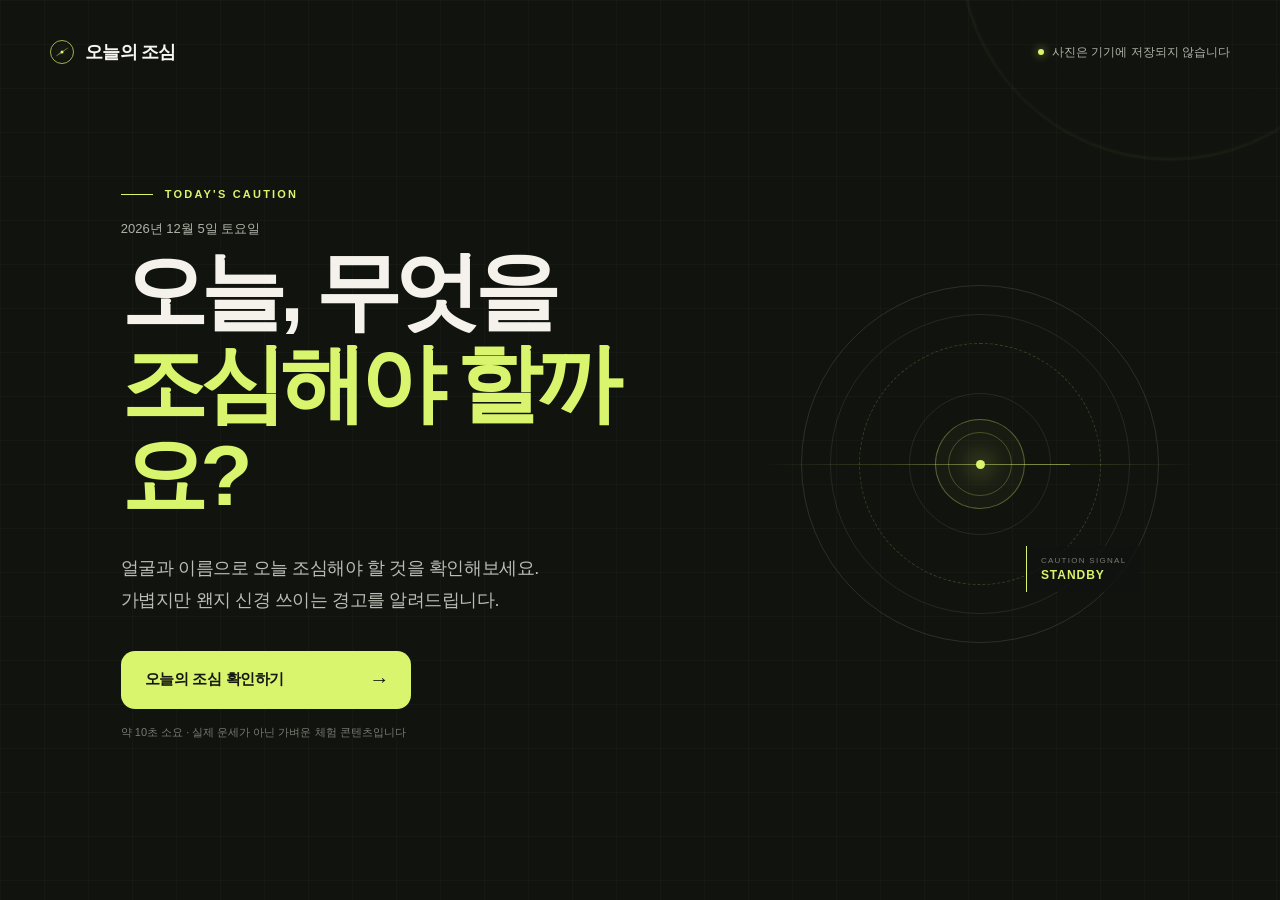
<file: index.html>
<!doctype html>
<html lang="ko">
  <head>
    <meta charset="UTF-8" />
    <meta name="viewport" content="width=device-width, initial-scale=1.0" />
    <meta
      name="description"
      content="얼굴과 이름으로 오늘 조심해야 할 것을 확인하는 방송용 체험 서비스"
    />
    <meta name="theme-color" content="#11130f" />
    <title>오늘의 조심</title>
    <link rel="preconnect" href="https://cdn.jsdelivr.net" />
    <link rel="preconnect" href="https://storage.googleapis.com" />
    <link rel="stylesheet" href="style.css?v=1" />
    <script src="script.js?v=3" defer></script>
  </head>
  <body>
    <div class="ambient ambient-one" aria-hidden="true"></div>
    <div class="ambient ambient-two" aria-hidden="true"></div>

    <main class="app-shell">
      <header class="site-header">
        <button class="brand" id="brandButton" type="button" aria-label="첫 화면으로 이동">
          <span class="brand-mark" aria-hidden="true"></span>
          오늘의 조심
        </button>
        <p class="privacy-note">
          <span class="privacy-dot" aria-hidden="true"></span>
          사진은 기기에 저장되지 않습니다
        </p>
      </header>

      <section class="screen is-active" id="introScreen" aria-labelledby="introTitle">
        <div class="intro-card">
          <div class="eyebrow">
            <span class="eyebrow-line" aria-hidden="true"></span>
            TODAY'S CAUTION
          </div>
          <p class="date-label" id="todayLabel"></p>
          <h1 id="introTitle">
            오늘, 무엇을<br />
            <span>조심해야 할까요?</span>
          </h1>
          <p class="intro-copy">
            얼굴과 이름으로 오늘 조심해야 할 것을 확인해보세요.
            <br class="desktop-break" />
            가볍지만 왠지 신경 쓰이는 경고를 알려드립니다.
          </p>
          <button class="button button-primary button-wide" id="startButton" type="button">
            <span>오늘의 조심 확인하기</span>
            <span class="button-arrow" aria-hidden="true">→</span>
          </button>
          <p class="experience-note">약 10초 소요 · 실제 운세가 아닌 가벼운 체험 콘텐츠입니다</p>
        </div>

        <div class="signal-panel" aria-hidden="true">
          <div class="signal-orbit orbit-one"></div>
          <div class="signal-orbit orbit-two"></div>
          <div class="signal-core">
            <span></span>
          </div>
          <div class="signal-caption">
            <span>CAUTION SIGNAL</span>
            <strong>STANDBY</strong>
          </div>
        </div>
      </section>

      <section class="screen" id="inputScreen" aria-labelledby="inputTitle">
        <div class="section-heading">
          <p class="step-label">STEP 01 · INPUT</p>
          <h2 id="inputTitle">이름과 얼굴을 알려주세요</h2>
          <p>결과를 확인한 뒤 입력한 정보는 브라우저 안에서만 사라집니다.</p>
        </div>

        <form class="input-grid" id="fortuneForm">
          <div class="form-panel">
            <label class="field-label" for="nameInput">
              이름
              <span>결과에 표시될 이름을 입력해주세요</span>
            </label>
            <div class="text-field">
              <input
                id="nameInput"
                name="name"
                type="text"
                maxlength="12"
                autocomplete="off"
                placeholder="예: 김조심"
                required
              />
              <span class="character-count"><b id="nameCount">0</b>/12</span>
            </div>
            <p class="field-error" id="nameError" role="alert"></p>

            <div class="camera-heading">
              <div>
                <span class="field-label">얼굴 촬영</span>
                <p>밝은 곳에서 얼굴을 화면 중앙에 맞춰주세요.</p>
              </div>
              <span class="local-badge">기기 내 처리</span>
            </div>

            <div class="camera-frame" id="cameraFrame">
              <video id="cameraVideo" autoplay playsinline muted></video>
              <canvas id="captureCanvas" hidden></canvas>
              <img id="capturedImage" alt="촬영한 얼굴 미리보기" />

              <div class="camera-placeholder" id="cameraPlaceholder">
                <span class="camera-icon" aria-hidden="true"></span>
                <strong>카메라를 준비하고 있습니다</strong>
                <p>브라우저에서 카메라 사용을 허용해주세요.</p>
              </div>

              <div class="face-guide" id="faceGuide" aria-hidden="true">
                <span class="corner corner-tl"></span>
                <span class="corner corner-tr"></span>
                <span class="corner corner-bl"></span>
                <span class="corner corner-br"></span>
                <span class="guide-line"></span>
              </div>

              <div class="camera-status" id="cameraStatus" aria-live="polite">
                <span class="status-dot"></span>
                <span id="cameraStatusText">카메라를 켜서 얼굴을 촬영해주세요</span>
              </div>
            </div>

            <div class="camera-actions">
              <button class="button button-secondary" id="cameraButton" type="button">
                카메라 켜기
              </button>
              <button class="button button-secondary" id="captureButton" type="button" disabled>
                <span class="shutter-icon" aria-hidden="true"></span>
                얼굴 촬영하기
              </button>
              <button class="button button-secondary" id="retakeButton" type="button" hidden>
                다시 촬영하기
              </button>
            </div>
          </div>

          <aside class="preview-panel">
            <div class="preview-label">
              <span>분석 준비 상태</span>
              <b id="readyCount">0 / 2</b>
            </div>
            <div class="ready-item" id="nameReadyItem">
              <span class="ready-icon">01</span>
              <div>
                <strong>이름 입력</strong>
                <p id="nameReadyText">아직 입력되지 않았습니다</p>
              </div>
              <span class="ready-check" aria-hidden="true">✓</span>
            </div>
            <div class="ready-item" id="photoReadyItem">
              <span class="ready-icon">02</span>
              <div>
                <strong>얼굴 촬영</strong>
                <p id="photoReadyText">촬영을 기다리고 있습니다</p>
              </div>
              <span class="ready-check" aria-hidden="true">✓</span>
            </div>
            <div class="preview-divider"></div>
            <p class="preview-message">
              두 가지 준비가 완료되면<br />
              오늘의 조심 신호를 확인합니다.
            </p>
            <button class="button button-primary" id="submitButton" type="submit" disabled>
              오늘의 조심 보기
              <span class="button-arrow" aria-hidden="true">→</span>
            </button>
          </aside>
        </form>
      </section>

      <section class="screen" id="loadingScreen" aria-labelledby="loadingTitle" aria-live="polite">
        <div class="loading-card">
          <p class="step-label">SIGNAL ANALYSIS</p>
          <div class="scanner" aria-hidden="true">
            <div class="scanner-ring ring-one"></div>
            <div class="scanner-ring ring-two"></div>
            <div class="scanner-face">
              <img id="loadingPhoto" alt="" />
              <span class="scan-line"></span>
            </div>
            <span class="scanner-point point-one"></span>
            <span class="scanner-point point-two"></span>
            <span class="scanner-point point-three"></span>
          </div>
          <h2 id="loadingTitle">오늘의 불길한 기운을 확인하는 중입니다</h2>
          <p id="loadingSubtext">평범한 하루에 숨어 있는 작은 변수를 찾고 있습니다.</p>
          <div class="loading-progress" aria-hidden="true">
            <span id="loadingProgress"></span>
          </div>
          <p class="loading-percent"><b id="loadingPercent">0</b>%</p>
        </div>
      </section>

      <section class="screen" id="resultScreen" aria-labelledby="resultTitle">
        <article class="result-card">
          <div class="result-topline">
            <div>
              <p class="step-label">TODAY'S CAUTION</p>
              <p class="result-name"><span id="resultName"></span>님의 오늘 신호</p>
            </div>
            <p class="result-date" id="resultDate"></p>
          </div>

          <div class="result-main">
            <p class="result-kicker">오늘의 한마디</p>
            <h2 id="resultTitle"></h2>
            <p class="result-subtitle" id="resultSubtitle"></p>
          </div>

          <div class="score-section">
            <div class="score-heading">
              <span>오늘의 행운지수</span>
              <strong><b id="resultScore">50</b>점</strong>
            </div>
            <div
              class="score-track"
              role="meter"
              aria-label="오늘의 행운지수"
              aria-valuemin="50"
              aria-valuemax="100"
              aria-valuenow="50"
              id="scoreTrack"
            >
              <span id="scoreFill"></span>
              <i id="scoreMarker"></i>
            </div>
            <div class="score-scale" aria-hidden="true">
              <span>50</span>
              <span>75</span>
              <span>100</span>
            </div>
          </div>

          <div class="result-detail">
            <span class="detail-label">오늘의 흐름</span>
            <p id="resultDescription"></p>
          </div>

          <p class="result-disclaimer">
            본 결과는 재미를 위한 콘텐츠이며 실제 얼굴 분석이나 운세 판단을 하지 않습니다.
          </p>

          <div class="result-actions">
            <button class="button button-primary" id="rerollButton" type="button">
              다른 조심 보기
              <span class="button-arrow" aria-hidden="true">↻</span>
            </button>
            <button class="button button-ghost" id="homeButton" type="button">처음으로</button>
          </div>
        </article>
      </section>
    </main>

    <noscript>이 체험을 이용하려면 브라우저에서 JavaScript를 켜주세요.</noscript>
  </body>
</html>
</file>
<file: style.css>
:root {
  --bg: #11130f;
  --bg-soft: #171a15;
  --panel: #f3f0e8;
  --panel-strong: #fffdf7;
  --ink: #161914;
  --muted: #74786e;
  --muted-light: #aeb3a7;
  --line: rgba(25, 29, 22, 0.14);
  --line-dark: rgba(255, 255, 255, 0.12);
  --accent: #d9f46d;
  --accent-strong: #c6ed3e;
  --success: #9fd336;
  --danger: #e8ac6b;
  --radius-lg: 32px;
  --radius-md: 20px;
  --shadow: 0 34px 90px rgba(0, 0, 0, 0.28);
}

* {
  box-sizing: border-box;
}

[hidden] {
  display: none !important;
}

html {
  min-width: 320px;
  min-height: 100%;
  background: var(--bg);
}

body {
  min-height: 100vh;
  margin: 0;
  overflow-x: hidden;
  color: #f7f6f0;
  background:
    linear-gradient(rgba(255, 255, 255, 0.018) 1px, transparent 1px),
    linear-gradient(90deg, rgba(255, 255, 255, 0.018) 1px, transparent 1px),
    var(--bg);
  background-size: 44px 44px;
  font-family:
    Pretendard, "Apple SD Gothic Neo", "Noto Sans KR", "Malgun Gothic",
    sans-serif;
  -webkit-font-smoothing: antialiased;
}

button,
input {
  font: inherit;
}

button {
  color: inherit;
}

button:focus-visible,
input:focus-visible {
  outline: 3px solid rgba(217, 244, 109, 0.65);
  outline-offset: 3px;
}

.ambient {
  position: fixed;
  z-index: 0;
  width: 420px;
  height: 420px;
  border-radius: 50%;
  pointer-events: none;
  filter: blur(1px);
  opacity: 0.13;
}

.ambient-one {
  top: -260px;
  right: -100px;
  border: 1px solid var(--accent);
  box-shadow: inset 0 0 120px rgba(217, 244, 109, 0.12);
}

.ambient-two {
  bottom: -340px;
  left: -180px;
  width: 600px;
  height: 600px;
  border: 1px solid rgba(255, 255, 255, 0.18);
}

.app-shell {
  position: relative;
  z-index: 1;
  width: min(1180px, calc(100% - 40px));
  min-height: 100vh;
  margin: 0 auto;
  padding: 28px 0 48px;
}

.site-header {
  display: flex;
  align-items: center;
  justify-content: space-between;
  min-height: 48px;
}

.brand {
  display: inline-flex;
  align-items: center;
  gap: 11px;
  padding: 0;
  border: 0;
  background: transparent;
  font-size: 18px;
  font-weight: 800;
  letter-spacing: -0.04em;
  cursor: pointer;
}

.brand-mark {
  position: relative;
  width: 24px;
  height: 24px;
  border: 1px solid rgba(217, 244, 109, 0.7);
  border-radius: 50%;
}

.brand-mark::before,
.brand-mark::after {
  position: absolute;
  top: 50%;
  left: 50%;
  width: 3px;
  height: 3px;
  border-radius: 50%;
  background: var(--accent);
  box-shadow: 0 0 12px var(--accent);
  content: "";
  transform: translate(-50%, -50%);
}

.brand-mark::after {
  width: 16px;
  height: 1px;
  background: rgba(217, 244, 109, 0.55);
  box-shadow: none;
  transform: translate(-50%, -50%) rotate(-35deg);
}

.privacy-note {
  display: flex;
  align-items: center;
  gap: 8px;
  margin: 0;
  color: var(--muted-light);
  font-size: 12px;
}

.privacy-dot {
  width: 6px;
  height: 6px;
  border-radius: 50%;
  background: var(--accent);
  box-shadow: 0 0 10px rgba(217, 244, 109, 0.7);
}

.screen {
  display: none;
  min-height: calc(100vh - 124px);
  animation: screen-in 0.55s ease both;
}

.screen.is-active {
  display: flex;
}

@keyframes screen-in {
  from {
    opacity: 0;
    transform: translateY(12px);
  }
  to {
    opacity: 1;
    transform: translateY(0);
  }
}

#introScreen {
  align-items: center;
  justify-content: space-between;
  gap: 60px;
  padding: 60px 6%;
}

.intro-card {
  width: min(650px, 60%);
}

.eyebrow {
  display: flex;
  align-items: center;
  gap: 12px;
  color: var(--accent);
  font-size: 11px;
  font-weight: 700;
  letter-spacing: 0.2em;
}

.eyebrow-line {
  width: 32px;
  height: 1px;
  background: var(--accent);
}

.date-label {
  margin: 20px 0 8px;
  color: var(--muted-light);
  font-size: 13px;
  font-weight: 500;
}

.intro-card h1 {
  margin: 0;
  color: #f4f2eb;
  font-size: clamp(48px, 6.7vw, 88px);
  font-weight: 800;
  line-height: 1.07;
  letter-spacing: -0.075em;
}

.intro-card h1 span {
  color: var(--accent);
}

.intro-copy {
  margin: 30px 0 34px;
  color: #babdb4;
  font-size: clamp(15px, 1.5vw, 18px);
  line-height: 1.8;
  letter-spacing: -0.025em;
}

.button {
  display: inline-flex;
  min-height: 58px;
  align-items: center;
  justify-content: center;
  gap: 16px;
  border: 0;
  border-radius: 14px;
  font-size: 15px;
  font-weight: 700;
  letter-spacing: -0.025em;
  cursor: pointer;
  transition:
    transform 0.2s ease,
    background-color 0.2s ease,
    border-color 0.2s ease,
    opacity 0.2s ease;
}

.button:hover:not(:disabled) {
  transform: translateY(-2px);
}

.button:disabled {
  cursor: not-allowed;
  opacity: 0.38;
}

.button-primary {
  padding: 0 22px;
  color: #151811;
  background: var(--accent);
}

.button-primary:hover:not(:disabled) {
  background: var(--accent-strong);
}

.button-wide {
  min-width: 290px;
  justify-content: space-between;
  padding: 0 22px 0 24px;
}

.button-arrow {
  font-size: 20px;
  font-weight: 500;
}

.button-secondary {
  min-height: 52px;
  padding: 0 20px;
  border: 1px solid var(--line);
  color: var(--ink);
  background: var(--panel-strong);
}

.button-secondary:hover:not(:disabled) {
  border-color: rgba(25, 29, 22, 0.34);
  background: #fff;
}

.button-ghost {
  min-height: 58px;
  padding: 0 22px;
  border: 1px solid var(--line);
  color: var(--ink);
  background: transparent;
}

.experience-note {
  margin: 16px 0 0;
  color: #777c71;
  font-size: 11px;
}

.signal-panel {
  position: relative;
  width: min(360px, 34vw);
  aspect-ratio: 1;
  border: 1px solid var(--line-dark);
  border-radius: 50%;
}

.signal-panel::before,
.signal-panel::after {
  position: absolute;
  content: "";
}

.signal-panel::before {
  inset: 16%;
  border: 1px dashed rgba(217, 244, 109, 0.2);
  border-radius: 50%;
  animation: rotate 24s linear infinite;
}

.signal-panel::after {
  top: 50%;
  left: -12%;
  width: 124%;
  height: 1px;
  background: linear-gradient(90deg, transparent, rgba(217, 244, 109, 0.3), transparent);
}

.signal-orbit {
  position: absolute;
  border: 1px solid rgba(255, 255, 255, 0.09);
  border-radius: 50%;
}

.orbit-one {
  inset: 8%;
}

.orbit-two {
  inset: 30%;
}

.signal-core {
  position: absolute;
  top: 50%;
  left: 50%;
  display: grid;
  width: 90px;
  height: 90px;
  place-items: center;
  border: 1px solid rgba(217, 244, 109, 0.32);
  border-radius: 50%;
  background: rgba(217, 244, 109, 0.035);
  transform: translate(-50%, -50%);
}

.signal-core::before,
.signal-core::after {
  position: absolute;
  border-radius: 50%;
  content: "";
}

.signal-core::before {
  inset: 12px;
  border: 1px solid rgba(217, 244, 109, 0.26);
}

.signal-core::after {
  width: 9px;
  height: 9px;
  background: var(--accent);
  box-shadow: 0 0 24px 7px rgba(217, 244, 109, 0.28);
  animation: pulse 2.4s ease-in-out infinite;
}

.signal-core span {
  position: absolute;
  width: 180px;
  height: 1px;
  background: linear-gradient(90deg, transparent, rgba(217, 244, 109, 0.45));
  transform-origin: left;
  animation: radar 5s linear infinite;
}

.signal-caption {
  position: absolute;
  right: 5%;
  bottom: 14%;
  padding: 10px 14px;
  border-left: 1px solid var(--accent);
  background: rgba(17, 19, 15, 0.8);
}

.signal-caption span,
.signal-caption strong {
  display: block;
}

.signal-caption span {
  color: #777c71;
  font-size: 8px;
  letter-spacing: 0.16em;
}

.signal-caption strong {
  margin-top: 3px;
  color: var(--accent);
  font-size: 12px;
  letter-spacing: 0.08em;
}

@keyframes rotate {
  to {
    transform: rotate(360deg);
  }
}

@keyframes pulse {
  50% {
    transform: scale(1.5);
    opacity: 0.55;
  }
}

@keyframes radar {
  from {
    transform: rotate(0);
  }
  to {
    transform: rotate(360deg);
  }
}

#inputScreen {
  flex-direction: column;
  justify-content: center;
  padding: 46px 3%;
}

.section-heading {
  margin-bottom: 28px;
}

.step-label {
  margin: 0 0 8px;
  color: #78824d;
  font-size: 10px;
  font-weight: 800;
  letter-spacing: 0.16em;
}

.section-heading h2 {
  margin: 0;
  color: #f4f2eb;
  font-size: clamp(30px, 4vw, 48px);
  letter-spacing: -0.06em;
}

.section-heading > p:last-child {
  margin: 10px 0 0;
  color: var(--muted-light);
  font-size: 14px;
}

.input-grid {
  display: grid;
  grid-template-columns: minmax(0, 1.6fr) minmax(280px, 0.72fr);
  gap: 18px;
}

.form-panel,
.preview-panel,
.result-card {
  color: var(--ink);
  background: var(--panel);
  box-shadow: var(--shadow);
}

.form-panel {
  padding: clamp(24px, 3.4vw, 42px);
  border-radius: var(--radius-lg);
}

.field-label {
  display: flex;
  align-items: baseline;
  justify-content: space-between;
  color: var(--ink);
  font-size: 15px;
  font-weight: 800;
}

.field-label span {
  color: var(--muted);
  font-size: 11px;
  font-weight: 500;
}

.text-field {
  position: relative;
  margin-top: 12px;
}

.text-field input {
  width: 100%;
  height: 58px;
  padding: 0 68px 0 18px;
  border: 1px solid var(--line);
  border-radius: 14px;
  color: var(--ink);
  background: var(--panel-strong);
  font-size: 17px;
  font-weight: 600;
  transition:
    border-color 0.2s ease,
    box-shadow 0.2s ease;
}

.text-field input::placeholder {
  color: #b1b4aa;
}

.text-field input:focus {
  border-color: #98ad43;
  box-shadow: 0 0 0 4px rgba(190, 219, 76, 0.13);
  outline: none;
}

.character-count {
  position: absolute;
  top: 50%;
  right: 18px;
  color: #aaada4;
  font-size: 11px;
  transform: translateY(-50%);
}

.character-count b {
  color: #666b61;
}

.field-error {
  min-height: 18px;
  margin: 5px 0 0;
  color: #a85f47;
  font-size: 11px;
}

.camera-heading {
  display: flex;
  align-items: flex-end;
  justify-content: space-between;
  margin: 18px 0 12px;
}

.camera-heading .field-label {
  display: block;
}

.camera-heading p {
  margin: 4px 0 0;
  color: var(--muted);
  font-size: 11px;
}

.local-badge {
  padding: 6px 9px;
  border: 1px solid rgba(105, 119, 60, 0.23);
  border-radius: 20px;
  color: #667044;
  background: rgba(217, 244, 109, 0.16);
  font-size: 9px;
  font-weight: 700;
}

.camera-frame {
  position: relative;
  overflow: hidden;
  width: 100%;
  aspect-ratio: 16 / 9;
  border-radius: 18px;
  background: #20231e;
}

.camera-frame video,
.camera-frame > img {
  position: absolute;
  inset: 0;
  display: block;
  width: 100%;
  height: 100%;
  object-fit: cover;
  transform: scaleX(-1);
}

.camera-frame > img {
  display: none;
}

.camera-frame.is-captured video,
.camera-frame.is-captured .face-guide {
  display: none;
}

.camera-frame.is-captured > img {
  display: block;
}

.camera-placeholder {
  position: absolute;
  inset: 0;
  display: flex;
  align-items: center;
  justify-content: center;
  flex-direction: column;
  color: #e8e9e4;
  background:
    linear-gradient(90deg, transparent 49.8%, rgba(255, 255, 255, 0.04) 50%, transparent 50.2%),
    linear-gradient(transparent 49.8%, rgba(255, 255, 255, 0.04) 50%, transparent 50.2%),
    #20231e;
}

.camera-placeholder strong {
  margin-top: 14px;
  font-size: 13px;
}

.camera-placeholder p {
  margin: 5px 0 0;
  color: #8f948a;
  font-size: 10px;
}

.camera-icon {
  position: relative;
  width: 38px;
  height: 28px;
  border: 1px solid #757a70;
  border-radius: 7px;
}

.camera-icon::before {
  position: absolute;
  top: -6px;
  left: 9px;
  width: 12px;
  height: 6px;
  border: 1px solid #757a70;
  border-bottom: 0;
  border-radius: 3px 3px 0 0;
  content: "";
}

.camera-icon::after {
  position: absolute;
  top: 50%;
  left: 50%;
  width: 11px;
  height: 11px;
  border: 1px solid var(--accent);
  border-radius: 50%;
  content: "";
  transform: translate(-50%, -50%);
}

.face-guide {
  position: absolute;
  top: 50%;
  left: 50%;
  width: 37%;
  height: 69%;
  border-radius: 48% 48% 43% 43%;
  transform: translate(-50%, -50%);
  transition:
    width 0.2s ease,
    height 0.2s ease;
}

.face-guide.is-detected .corner {
  border-color: var(--accent);
}

.face-guide.is-detected {
  width: 39%;
  height: 72%;
}

.corner {
  position: absolute;
  width: 26px;
  height: 26px;
  border-color: rgba(255, 255, 255, 0.65);
  border-style: solid;
  transition: border-color 0.2s ease;
}

.corner-tl {
  top: 0;
  left: 0;
  border-width: 2px 0 0 2px;
  border-radius: 12px 0 0;
}

.corner-tr {
  top: 0;
  right: 0;
  border-width: 2px 2px 0 0;
  border-radius: 0 12px 0 0;
}

.corner-bl {
  bottom: 0;
  left: 0;
  border-width: 0 0 2px 2px;
  border-radius: 0 0 0 12px;
}

.corner-br {
  right: 0;
  bottom: 0;
  border-width: 0 2px 2px 0;
  border-radius: 0 0 12px;
}

.guide-line {
  position: absolute;
  top: 50%;
  left: 10%;
  width: 80%;
  height: 1px;
  opacity: 0.35;
  background: linear-gradient(90deg, transparent, var(--accent), transparent);
  animation: face-scan 2.8s ease-in-out infinite;
}

@keyframes face-scan {
  0%,
  100% {
    top: 15%;
  }
  50% {
    top: 84%;
  }
}

.camera-status {
  position: absolute;
  right: 12px;
  bottom: 12px;
  left: 12px;
  display: flex;
  min-height: 34px;
  align-items: center;
  justify-content: center;
  gap: 8px;
  border: 1px solid rgba(255, 255, 255, 0.1);
  border-radius: 10px;
  color: #d9dbd5;
  background: rgba(15, 17, 14, 0.75);
  backdrop-filter: blur(10px);
  font-size: 10px;
  font-weight: 600;
}

.status-dot {
  width: 6px;
  height: 6px;
  border-radius: 50%;
  background: var(--danger);
  box-shadow: 0 0 7px rgba(232, 172, 107, 0.5);
}

.camera-status.is-success .status-dot {
  background: var(--accent);
  box-shadow: 0 0 7px rgba(217, 244, 109, 0.7);
}

.camera-status.is-error .status-dot {
  background: #e27f6c;
}

.camera-actions {
  display: flex;
  justify-content: center;
  gap: 10px;
  margin-top: 14px;
}

.shutter-icon {
  display: inline-block;
  width: 15px;
  height: 15px;
  border: 2px solid currentColor;
  border-radius: 50%;
  box-shadow: inset 0 0 0 3px var(--panel-strong);
  background: currentColor;
}

.preview-panel {
  display: flex;
  flex-direction: column;
  align-self: stretch;
  padding: clamp(24px, 3vw, 34px);
  border-radius: var(--radius-lg);
}

.preview-label {
  display: flex;
  align-items: center;
  justify-content: space-between;
  margin-bottom: 26px;
  font-size: 11px;
  font-weight: 700;
}

.preview-label b {
  color: #78824d;
  font-size: 12px;
}

.ready-item {
  display: grid;
  grid-template-columns: 38px 1fr 22px;
  gap: 12px;
  align-items: center;
  padding: 16px 0;
  border-top: 1px solid var(--line);
}

.ready-icon {
  display: grid;
  width: 38px;
  height: 38px;
  place-items: center;
  border: 1px solid var(--line);
  border-radius: 12px;
  color: #8f938a;
  font-size: 10px;
  font-weight: 700;
}

.ready-item strong,
.ready-item p {
  display: block;
  margin: 0;
}

.ready-item strong {
  font-size: 12px;
}

.ready-item p {
  overflow: hidden;
  margin-top: 3px;
  color: #959990;
  font-size: 9px;
  text-overflow: ellipsis;
  white-space: nowrap;
}

.ready-check {
  display: grid;
  width: 19px;
  height: 19px;
  place-items: center;
  border: 1px solid #c2c5bc;
  border-radius: 50%;
  color: transparent;
  font-size: 10px;
}

.ready-item.is-ready .ready-icon {
  border-color: rgba(121, 151, 48, 0.3);
  color: #687b35;
  background: rgba(217, 244, 109, 0.18);
}

.ready-item.is-ready .ready-check {
  border-color: #99b43a;
  color: #283010;
  background: var(--accent);
}

.preview-divider {
  flex: 1;
  min-height: 20px;
  border-top: 1px solid var(--line);
}

.preview-message {
  margin: 0 0 20px;
  color: #71766c;
  font-size: 11px;
  line-height: 1.65;
}

.preview-panel .button {
  width: 100%;
}

#loadingScreen {
  align-items: center;
  justify-content: center;
  text-align: center;
}

.loading-card {
  width: min(620px, 100%);
  padding: 30px 20px;
}

.scanner {
  position: relative;
  width: min(330px, 72vw);
  aspect-ratio: 1;
  margin: 20px auto 34px;
}

.scanner::before,
.scanner::after {
  position: absolute;
  top: 50%;
  left: 50%;
  content: "";
  background: rgba(217, 244, 109, 0.14);
  transform: translate(-50%, -50%);
}

.scanner::before {
  width: 125%;
  height: 1px;
}

.scanner::after {
  width: 1px;
  height: 125%;
}

.scanner-ring {
  position: absolute;
  border-radius: 50%;
}

.ring-one {
  inset: 0;
  border: 1px dashed rgba(217, 244, 109, 0.32);
  animation: rotate 18s linear infinite;
}

.ring-two {
  inset: 12%;
  border: 1px solid rgba(255, 255, 255, 0.12);
}

.scanner-face {
  position: absolute;
  inset: 24%;
  overflow: hidden;
  border: 1px solid rgba(217, 244, 109, 0.38);
  border-radius: 50%;
  background: #242720;
  box-shadow: 0 0 70px rgba(217, 244, 109, 0.1);
}

.scanner-face img {
  width: 100%;
  height: 100%;
  object-fit: cover;
  filter: grayscale(1) contrast(1.05);
  opacity: 0.72;
  transform: scaleX(-1);
}

.scan-line {
  position: absolute;
  top: 0;
  left: 0;
  width: 100%;
  height: 2px;
  background: var(--accent);
  box-shadow: 0 0 16px 4px rgba(217, 244, 109, 0.35);
  animation: loading-scan 1.8s ease-in-out infinite;
}

@keyframes loading-scan {
  50% {
    top: 100%;
  }
}

.scanner-point {
  position: absolute;
  width: 6px;
  height: 6px;
  border-radius: 50%;
  background: var(--accent);
  box-shadow: 0 0 13px var(--accent);
}

.point-one {
  top: 8%;
  left: 50%;
}

.point-two {
  right: 5%;
  bottom: 27%;
}

.point-three {
  bottom: 10%;
  left: 18%;
}

.loading-card h2 {
  margin: 0;
  font-size: clamp(26px, 4vw, 42px);
  letter-spacing: -0.055em;
}

.loading-card > p:not(.step-label, .loading-percent) {
  margin: 13px 0 28px;
  color: var(--muted-light);
  font-size: 13px;
}

.loading-progress {
  overflow: hidden;
  width: min(430px, 88%);
  height: 2px;
  margin: 0 auto;
  background: rgba(255, 255, 255, 0.1);
}

.loading-progress span {
  display: block;
  width: 0;
  height: 100%;
  background: var(--accent);
  box-shadow: 0 0 12px rgba(217, 244, 109, 0.5);
}

.loading-percent {
  margin: 11px 0 0;
  color: #70766a;
  font-size: 10px;
  letter-spacing: 0.1em;
}

.loading-percent b {
  color: var(--accent);
  font-weight: 600;
}

#resultScreen {
  align-items: center;
  justify-content: center;
  padding: 48px 4%;
}

.result-card {
  width: min(980px, 100%);
  padding: clamp(26px, 5vw, 62px);
  border-radius: 36px;
}

.result-topline {
  display: flex;
  align-items: flex-start;
  justify-content: space-between;
  padding-bottom: 24px;
  border-bottom: 1px solid var(--line);
}

.result-name,
.result-date {
  margin: 0;
  color: var(--muted);
  font-size: 11px;
}

.result-name span {
  color: var(--ink);
  font-weight: 800;
}

.result-main {
  padding: clamp(38px, 6vw, 70px) 0 clamp(32px, 5vw, 56px);
  text-align: center;
}

.result-kicker {
  margin: 0 0 16px;
  color: #778241;
  font-size: 11px;
  font-weight: 800;
}

.result-main h2 {
  max-width: 850px;
  margin: 0 auto;
  color: #12150f;
  font-size: clamp(38px, 6vw, 72px);
  font-weight: 900;
  line-height: 1.18;
  letter-spacing: -0.075em;
  word-break: keep-all;
}

.result-main h2::before {
  content: "“";
}

.result-main h2::after {
  content: "”";
}

.result-subtitle {
  max-width: 650px;
  margin: 25px auto 0;
  color: #62675d;
  font-size: clamp(14px, 1.6vw, 17px);
  font-weight: 500;
  line-height: 1.7;
  word-break: keep-all;
}

.score-section {
  padding: 25px 0 30px;
  border-top: 1px solid var(--line);
  border-bottom: 1px solid var(--line);
}

.score-heading {
  display: flex;
  align-items: flex-end;
  justify-content: space-between;
}

.score-heading span {
  font-size: 12px;
  font-weight: 800;
}

.score-heading strong {
  font-size: 18px;
}

.score-heading b {
  color: #657828;
  font-size: clamp(38px, 5vw, 58px);
  line-height: 1;
  letter-spacing: -0.06em;
}

.score-track {
  position: relative;
  height: 8px;
  margin-top: 22px;
  border-radius: 20px;
  background: #d9d8d0;
}

.score-track span {
  display: block;
  width: 0;
  height: 100%;
  border-radius: inherit;
  background: linear-gradient(90deg, #9aaa51, var(--accent-strong));
  transition: width 1s cubic-bezier(0.22, 1, 0.36, 1);
}

.score-track i {
  position: absolute;
  top: 50%;
  left: 0;
  width: 16px;
  height: 16px;
  border: 4px solid var(--panel);
  border-radius: 50%;
  background: #849a38;
  box-shadow: 0 1px 8px rgba(48, 59, 21, 0.22);
  transform: translate(-50%, -50%);
  transition: left 1s cubic-bezier(0.22, 1, 0.36, 1);
}

.score-scale {
  display: flex;
  justify-content: space-between;
  margin-top: 8px;
  color: #aaada5;
  font-size: 8px;
}

.result-detail {
  display: grid;
  grid-template-columns: 110px 1fr;
  gap: 22px;
  padding: 28px 0 20px;
}

.detail-label {
  font-size: 11px;
  font-weight: 800;
}

.result-detail p {
  margin: 0;
  color: #5f645b;
  font-size: 14px;
  line-height: 1.85;
  word-break: keep-all;
}

.result-disclaimer {
  margin: 0 0 28px;
  color: #9b9e96;
  font-size: 9px;
  text-align: center;
}

.result-actions {
  display: flex;
  justify-content: center;
  gap: 10px;
}

.result-actions .button {
  min-width: 180px;
}

noscript {
  position: fixed;
  right: 20px;
  bottom: 20px;
  left: 20px;
  z-index: 10;
  padding: 16px;
  border-radius: 12px;
  color: var(--ink);
  background: var(--panel);
  text-align: center;
}

@media (max-width: 860px) {
  .app-shell {
    width: min(100% - 28px, 700px);
  }

  #introScreen {
    justify-content: center;
    padding: 64px 2% 50px;
  }

  .intro-card {
    width: 100%;
    text-align: center;
  }

  .eyebrow {
    justify-content: center;
  }

  .signal-panel {
    display: none;
  }

  .input-grid {
    grid-template-columns: 1fr;
  }

  .preview-panel {
    min-height: 330px;
  }

  .preview-divider {
    min-height: 30px;
  }
}

@media (max-width: 560px) {
  .app-shell {
    width: calc(100% - 22px);
    padding-top: 17px;
  }

  .privacy-note {
    max-width: 150px;
    justify-content: flex-end;
    font-size: 9px;
    text-align: right;
  }

  .brand {
    font-size: 16px;
  }

  #introScreen {
    min-height: calc(100vh - 100px);
    padding: 40px 3% 50px;
  }

  .intro-card h1 {
    font-size: clamp(46px, 15vw, 66px);
  }

  .intro-copy {
    margin: 24px 0 30px;
    font-size: 14px;
  }

  .desktop-break {
    display: none;
  }

  .button-wide {
    width: 100%;
    min-width: 0;
  }

  #inputScreen {
    padding: 36px 0;
  }

  .section-heading {
    padding: 0 5px;
  }

  .section-heading > p:last-child {
    font-size: 11px;
  }

  .form-panel,
  .preview-panel {
    border-radius: 24px;
  }

  .field-label {
    display: block;
  }

  .field-label span {
    display: block;
    margin-top: 4px;
  }

  .camera-heading {
    align-items: flex-start;
  }

  .camera-frame {
    aspect-ratio: 4 / 3;
  }

  .camera-actions {
    flex-direction: column;
  }

  .camera-actions .button {
    width: 100%;
  }

  .loading-card h2 {
    word-break: keep-all;
  }

  #resultScreen {
    padding: 34px 0;
  }

  .result-card {
    border-radius: 26px;
  }

  .result-topline {
    align-items: flex-end;
  }

  .result-main h2 {
    font-size: clamp(36px, 11.4vw, 54px);
  }

  .result-detail {
    grid-template-columns: 1fr;
    gap: 9px;
  }

  .result-actions {
    flex-direction: column;
  }

  .result-actions .button {
    width: 100%;
  }
}

@media (prefers-reduced-motion: reduce) {
  *,
  *::before,
  *::after {
    scroll-behavior: auto !important;
    animation-duration: 0.01ms !important;
    animation-iteration-count: 1 !important;
    transition-duration: 0.01ms !important;
  }
}
</file>
